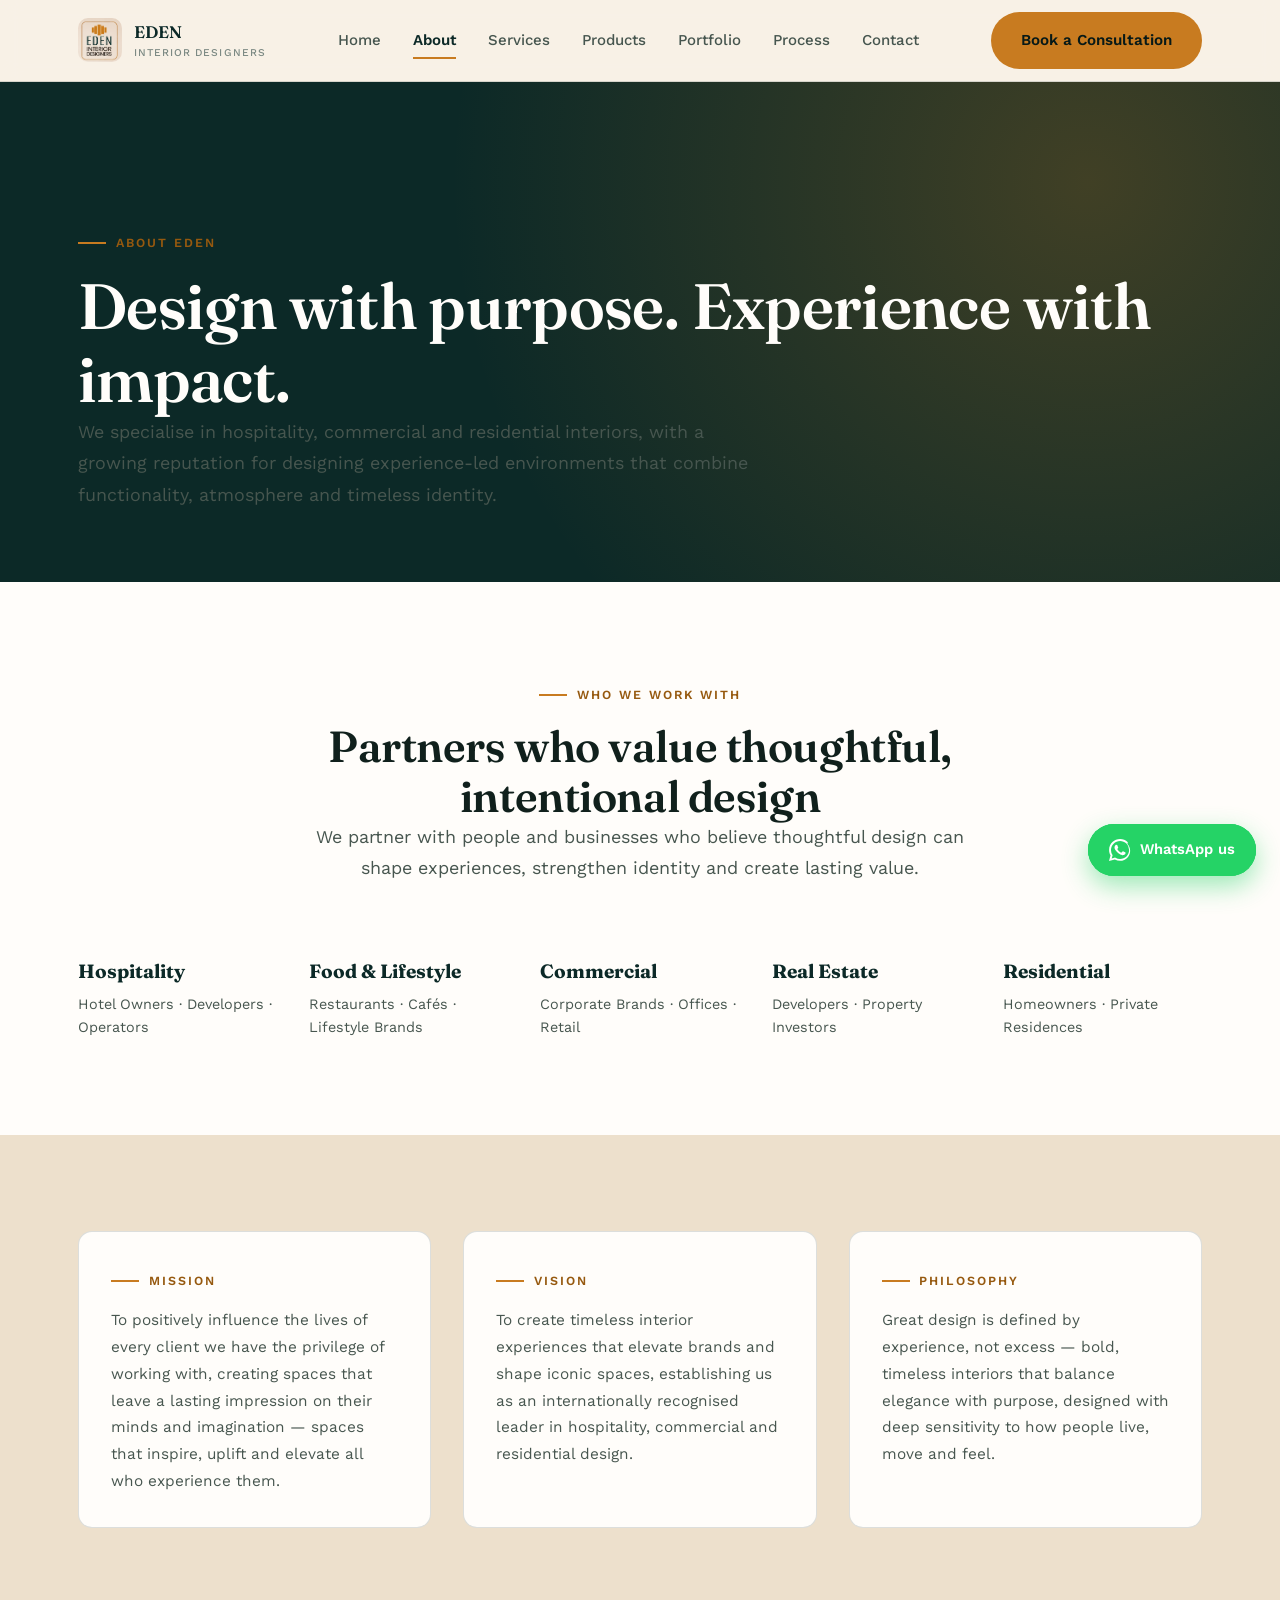
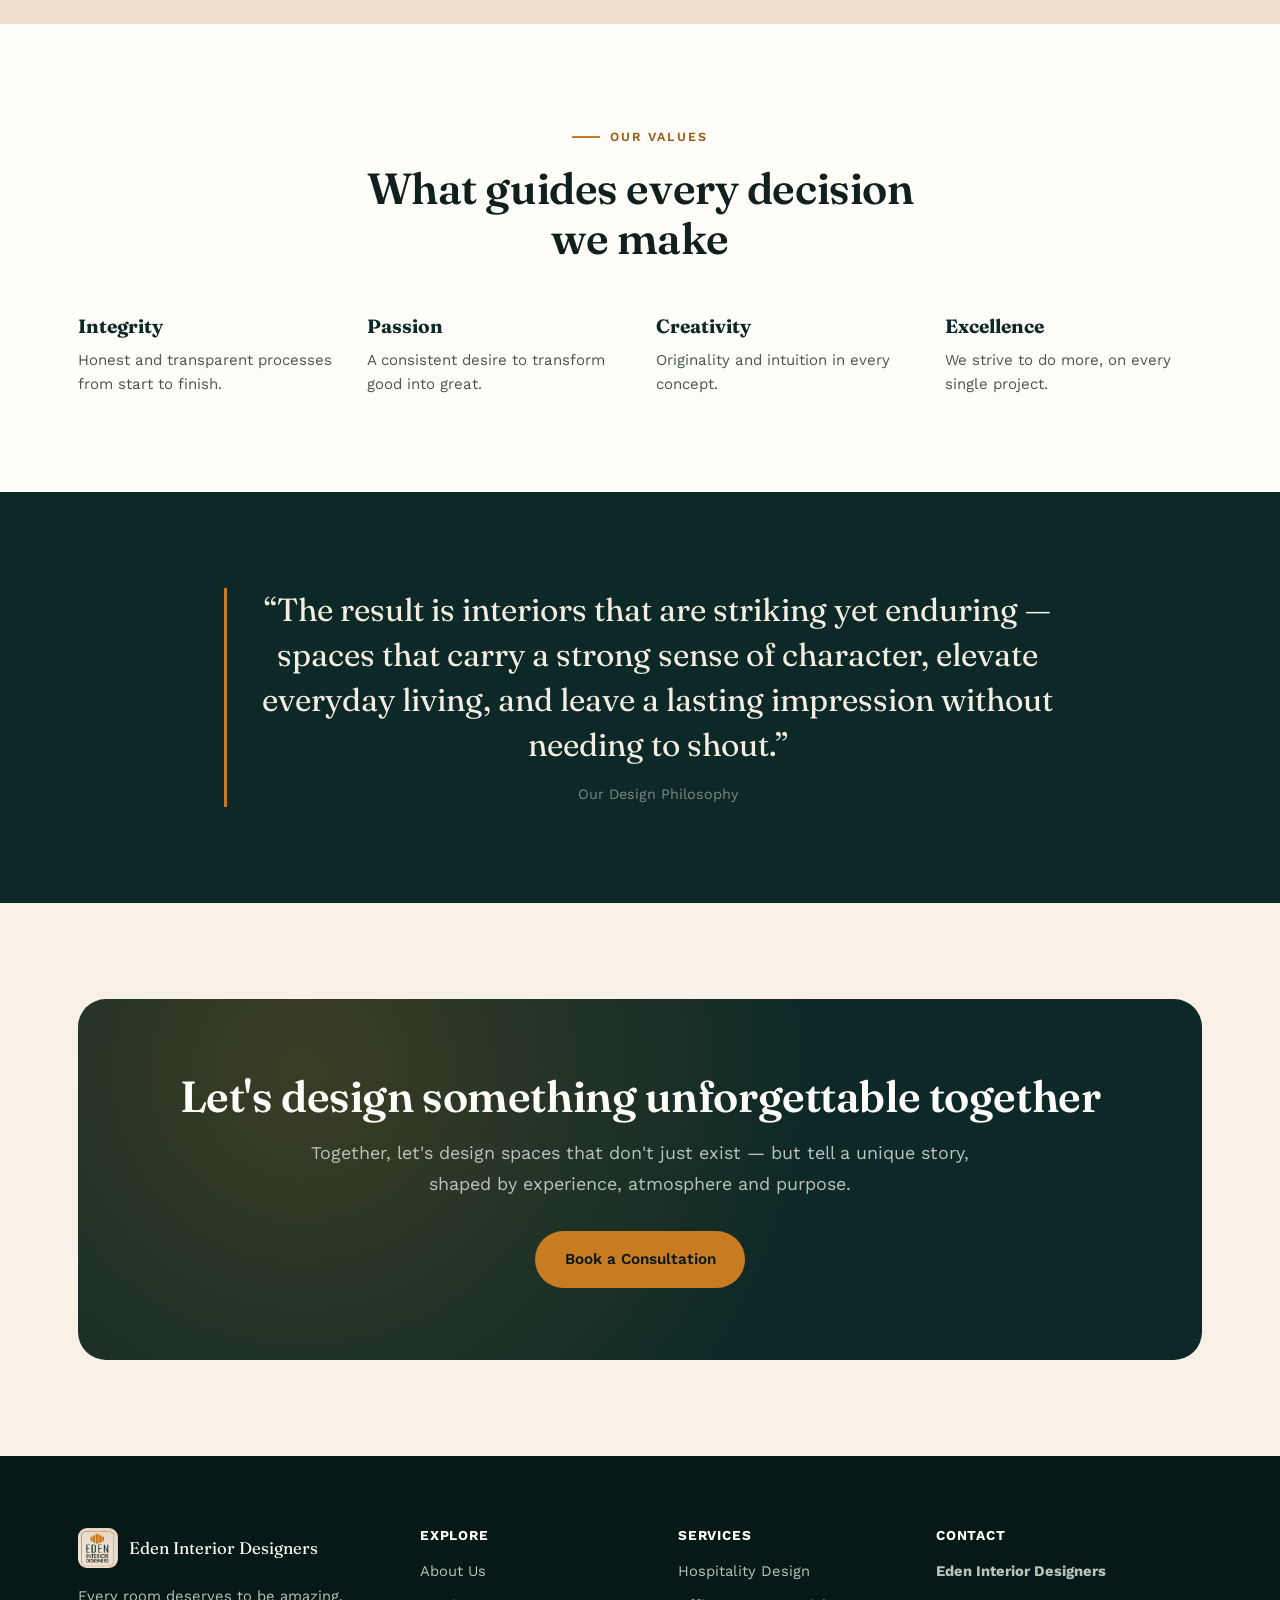
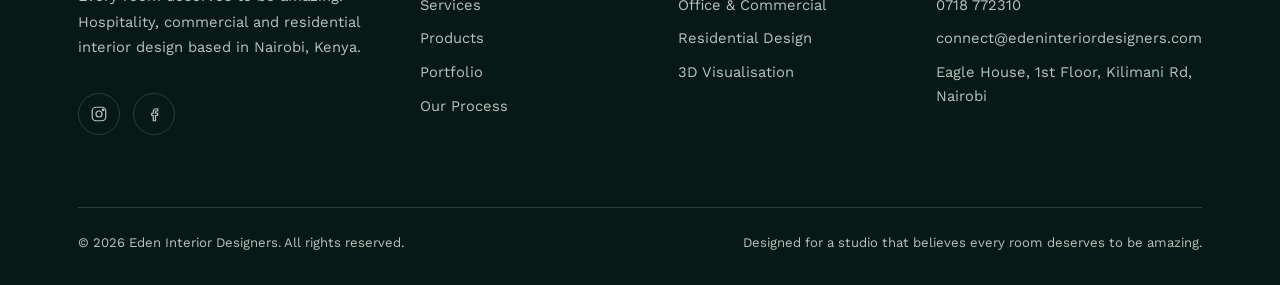
<file: about.html>
<!DOCTYPE html>
<html lang="en">
<head>
<meta charset="UTF-8">
<meta name="viewport" content="width=device-width, initial-scale=1">
<title>About Us — Eden Interior Designers</title>
<meta name="description" content="Meet Eden Interior Designers: our mission, vision, values and who we partner with across hospitality, commercial and residential design.">
<link rel="icon" href="/favicon.ico" sizes="48x48">
<link rel="icon" type="image/png" href="/assets/favicon-192.png" sizes="192x192">
<link rel="apple-touch-icon" href="/assets/favicon-192.png">
<link rel="preconnect" href="https://fonts.googleapis.com">
<link rel="preconnect" href="https://fonts.gstatic.com" crossorigin>
<link href="https://fonts.googleapis.com/css2?family=Fraunces:opsz,wght@9..144,500;9..144,600;9..144,700&family=Work+Sans:wght@400;500;600;700&display=swap" rel="stylesheet">
<link rel="stylesheet" href="css/style.css?v=2">
<link rel="canonical" href="https://edeninteriordesigners.com/about.html">
<script type="application/ld+json">
{
  "@context": "https://schema.org",
  "@type": "ProfessionalService",
  "@id": "https://edeninteriordesigners.com/#business",
  "name": "Eden Interior Designers",
  "description": "Nairobi-based hospitality, commercial and residential interior design studio.",
  "url": "https://edeninteriordesigners.com/",
  "image": "https://edeninteriordesigners.com/assets/logo.png",
  "logo": "https://edeninteriordesigners.com/assets/logo.png",
  "telephone": "+254718772310",
  "email": "connect@edeninteriordesigners.com",
  "foundingDate": "2018-08-10",
  "address": {
    "@type": "PostalAddress",
    "streetAddress": "Eagle House, 1st Floor, Kilimani Rd",
    "addressLocality": "Nairobi",
    "postalCode": "00100",
    "addressCountry": "KE"
  },
  "geo": {
    "@type": "GeoCoordinates",
    "latitude": -1.298896,
    "longitude": 36.779428
  },
  "hasMap": "https://www.google.com/maps?cid=16465784327842286354",
  "areaServed": {
    "@type": "City",
    "name": "Nairobi"
  },
  "openingHoursSpecification": [
    {
      "@type": "OpeningHoursSpecification",
      "dayOfWeek": [
        "Monday",
        "Tuesday",
        "Wednesday",
        "Thursday",
        "Friday"
      ],
      "opens": "08:00",
      "closes": "17:00"
    }
  ],
  "sameAs": [
    "https://www.instagram.com/edeninteriordesigner/",
    "https://www.facebook.com/EdenInteriorDesigners/",
    "https://www.behance.net/edeninterior",
    "https://www.google.com/maps?cid=16465784327842286354"
  ]
}
</script>
</head>
<body>
<a class="skip-link" href="#main">Skip to main content</a>

<header class="site-header is-solid">
  <div class="container header-inner">
    <a class="brand" href="index.html">
      <img src="assets/logo.png" alt="Eden Interior Designers logo" width="44" height="44">
      <span>EDEN<br><small>Interior Designers</small></span>
    </a>
    <nav class="nav-primary" aria-label="Primary">
      <a href="index.html">Home</a>
      <a href="about.html" aria-current="page">About</a>
      <a href="services.html">Services</a>
      <a href="products.html">Products</a>
      <a href="portfolio.html">Portfolio</a>
      <a href="process.html">Process</a>
      <a href="contact.html">Contact</a>
    </nav>
    <div class="header-actions">
      <a class="btn btn-primary" href="contact.html">Book a Consultation</a>
      <button class="nav-toggle" aria-label="Open menu" aria-expanded="false" aria-controls="mobile-nav">
        <span></span><span></span><span></span>
      </button>
    </div>
  </div>
</header>

<div class="mobile-nav" id="mobile-nav" hidden>
  <div class="mobile-nav-head">
    <a class="brand" href="index.html">
      <img src="assets/logo.png" alt="Eden Interior Designers logo" width="40" height="40">
    </a>
    <button class="mobile-nav-close" aria-label="Close menu">&times;</button>
  </div>
  <ul>
    <li><a href="index.html">Home</a></li>
    <li><a href="about.html">About</a></li>
    <li><a href="services.html">Services</a></li>
    <li><a href="products.html">Products</a></li>
    <li><a href="portfolio.html">Portfolio</a></li>
    <li><a href="process.html">Process</a></li>
    <li><a href="contact.html">Contact</a></li>
  </ul>
  <a class="btn btn-primary btn-block" href="contact.html">Book a Consultation</a>
</div>

<main id="main">

  <section class="page-hero">
    <div class="container">
      <span class="eyebrow">About Eden</span>
      <h1>Design with purpose. Experience with impact.</h1>
      <p class="lede">We specialise in hospitality, commercial and residential interiors, with a growing reputation for designing experience-led environments that combine functionality, atmosphere and timeless identity.</p>
    </div>
  </section>

  <section class="section section--white">
    <div class="container">
      <div class="center" style="max-width:680px;" data-reveal>
        <span class="eyebrow" style="justify-content:center;">Who We Work With</span>
        <h2>Partners who value thoughtful, intentional design</h2>
        <p class="lede center">We partner with people and businesses who believe thoughtful design can shape experiences, strengthen identity and create lasting value.</p>
      </div>
      <div class="grid grid--5" style="margin-top:var(--space-7);">
        <div class="value-card center" data-reveal>
          <b>Hospitality</b>
          <p style="color:var(--c-ink-soft);font-size:0.9rem;">Hotel Owners &middot; Developers &middot; Operators</p>
        </div>
        <div class="value-card center" data-reveal>
          <b>Food &amp; Lifestyle</b>
          <p style="color:var(--c-ink-soft);font-size:0.9rem;">Restaurants &middot; Caf&eacute;s &middot; Lifestyle Brands</p>
        </div>
        <div class="value-card center" data-reveal>
          <b>Commercial</b>
          <p style="color:var(--c-ink-soft);font-size:0.9rem;">Corporate Brands &middot; Offices &middot; Retail</p>
        </div>
        <div class="value-card center" data-reveal>
          <b>Real Estate</b>
          <p style="color:var(--c-ink-soft);font-size:0.9rem;">Developers &middot; Property Investors</p>
        </div>
        <div class="value-card center" data-reveal>
          <b>Residential</b>
          <p style="color:var(--c-ink-soft);font-size:0.9rem;">Homeowners &middot; Private Residences</p>
        </div>
      </div>
    </div>
  </section>

  <section class="section section--cream">
    <div class="container">
      <div class="grid grid--3">
        <div class="card" data-reveal>
          <span class="eyebrow">Mission</span>
          <p class="lede">To positively influence the lives of every client we have the privilege of working with, creating spaces that leave a lasting impression on their minds and imagination — spaces that inspire, uplift and elevate all who experience them.</p>
        </div>
        <div class="card" data-reveal>
          <span class="eyebrow">Vision</span>
          <p class="lede">To create timeless interior experiences that elevate brands and shape iconic spaces, establishing us as an internationally recognised leader in hospitality, commercial and residential design.</p>
        </div>
        <div class="card" data-reveal>
          <span class="eyebrow">Philosophy</span>
          <p class="lede">Great design is defined by experience, not excess — bold, timeless interiors that balance elegance with purpose, designed with deep sensitivity to how people live, move and feel.</p>
        </div>
      </div>
    </div>
  </section>

  <section class="section section--white">
    <div class="container">
      <div class="center" style="max-width:600px;" data-reveal>
        <span class="eyebrow" style="justify-content:center;">Our Values</span>
        <h2>What guides every decision we make</h2>
      </div>
      <div class="grid grid--4" style="margin-top:var(--space-6);">
        <div class="value-card" data-reveal>
          <b>Integrity</b>
          <p style="color:var(--c-ink-soft);font-size:0.94rem;">Honest and transparent processes from start to finish.</p>
        </div>
        <div class="value-card" data-reveal>
          <b>Passion</b>
          <p style="color:var(--c-ink-soft);font-size:0.94rem;">A consistent desire to transform good into great.</p>
        </div>
        <div class="value-card" data-reveal>
          <b>Creativity</b>
          <p style="color:var(--c-ink-soft);font-size:0.94rem;">Originality and intuition in every concept.</p>
        </div>
        <div class="value-card" data-reveal>
          <b>Excellence</b>
          <p style="color:var(--c-ink-soft);font-size:0.94rem;">We strive to do more, on every single project.</p>
        </div>
      </div>
    </div>
  </section>

  <section class="section section--dark">
    <div class="container">
      <div class="quote-block center" style="max-width:52rem;">
        <p>&ldquo;The result is interiors that are striking yet enduring — spaces that carry a strong sense of character, elevate everyday living, and leave a lasting impression without needing to shout.&rdquo;</p>
        <cite>Our Design Philosophy</cite>
      </div>
    </div>
  </section>

  <section class="section">
    <div class="container">
      <div class="cta-band" data-reveal>
        <h2>Let's design something unforgettable together</h2>
        <p class="lede center">Together, let's design spaces that don't just exist — but tell a unique story, shaped by experience, atmosphere and purpose.</p>
        <div class="hero-actions">
          <a class="btn btn-primary" href="contact.html">Book a Consultation</a>
        </div>
      </div>
    </div>
  </section>

</main>

<footer class="site-footer">
  <div class="container">
    <div class="footer-grid">
      <div>
        <div class="footer-brand">
          <img src="assets/logo.png" alt="" width="40" height="40">
          <span>Eden Interior Designers</span>
        </div>
        <p class="lede">Every room deserves to be amazing. Hospitality, commercial and residential interior design based in Nairobi, Kenya.</p>
        <div class="social-row">
          <a href="https://www.instagram.com/edeninteriordesigner/" aria-label="Eden Interior Designers on Instagram" target="_blank" rel="noopener">
            <svg viewBox="0 0 24 24" fill="none" stroke="currentColor" stroke-width="1.6"><rect x="3" y="3" width="18" height="18" rx="5"/><circle cx="12" cy="12" r="4"/><circle cx="17.5" cy="6.5" r="1"/></svg>
          </a>
          <a href="https://www.facebook.com/EdenInteriorDesigners/" aria-label="Eden Interior Designers on Facebook" target="_blank" rel="noopener">
            <svg viewBox="0 0 24 24" fill="none" stroke="currentColor" stroke-width="1.6"><path d="M15 8h2V5h-2a4 4 0 0 0-4 4v2H9v3h2v7h3v-7h2.5l.5-3H14V9a1 1 0 0 1 1-1z"/></svg>
          </a>
        </div>
      </div>
      <div class="footer-col">
        <h4>Explore</h4>
        <ul>
          <li><a href="about.html">About Us</a></li>
          <li><a href="services.html">Services</a></li>
          <li><a href="products.html">Products</a></li>
          <li><a href="portfolio.html">Portfolio</a></li>
          <li><a href="process.html">Our Process</a></li>
        </ul>
      </div>
      <div class="footer-col">
        <h4>Services</h4>
        <ul>
          <li><a href="services.html#hospitality">Hospitality Design</a></li>
          <li><a href="services.html#commercial">Office &amp; Commercial</a></li>
          <li><a href="services.html#residential">Residential Design</a></li>
          <li><a href="services.html#visualisation">3D Visualisation</a></li>
        </ul>
      </div>
      <div class="footer-col">
        <h4>Contact</h4>
        <ul>
          <li><span><strong>Eden Interior Designers</strong></span></li>
          <li><a href="tel:+254718772310">0718 772310</a></li>
          <li><a href="mailto:connect@edeninteriordesigners.com">connect@edeninteriordesigners.com</a></li>
          <li><span>Eagle House, 1st Floor, Kilimani Rd, Nairobi</span></li>
        </ul>
      </div>
    </div>
    <div class="footer-bottom">
      <span>&copy; <span data-year></span> Eden Interior Designers. All rights reserved.</span>
      <span>Designed for a studio that believes every room deserves to be amazing.</span>
    </div>
  </div>
</footer>

<a class="whatsapp-float" href="https://wa.me/254718772310?text=Hi%20Eden%20Interior%20Designers%2C%20I%27d%20like%20to%20find%20out%20more%20about%20your%20services." target="_blank" rel="noopener" aria-label="Chat with Eden Interior Designers on WhatsApp">
  <svg viewBox="0 0 24 24" fill="currentColor"><path d="M17.472 14.382c-.297-.149-1.758-.867-2.03-.967-.273-.099-.471-.148-.67.15-.197.297-.767.966-.94 1.164-.173.199-.347.223-.644.075-.297-.15-1.255-.463-2.39-1.475-.883-.788-1.48-1.761-1.653-2.059-.173-.297-.018-.458.13-.606.134-.133.298-.347.446-.52.149-.174.198-.298.298-.497.099-.198.05-.371-.025-.52-.075-.149-.669-1.612-.916-2.207-.242-.579-.487-.5-.669-.51-.173-.008-.371-.01-.57-.01-.198 0-.52.074-.792.372-.272.297-1.04 1.016-1.04 2.479 0 1.462 1.065 2.875 1.213 3.074.149.198 2.095 3.2 5.076 4.487.71.306 1.263.489 1.694.625.712.227 1.36.195 1.871.118.571-.085 1.758-.719 2.006-1.413.248-.694.248-1.289.173-1.413-.074-.124-.272-.198-.57-.347z"/><path d="M20.52 3.449C12.831-3.984.106 1.407.101 11.893c0 2.096.549 4.14 1.595 5.945L0 24l6.335-1.652a11.85 11.85 0 0 0 5.723 1.47h.005c9.65 0 14.531-11.665 8.06-18.339zM12.06 21.858h-.004a9.87 9.87 0 0 1-5.031-1.378l-.361-.214-3.741.981.998-3.648-.235-.374a9.86 9.86 0 0 1-1.51-5.238c.001-5.45 4.436-9.884 9.888-9.884 2.64 0 5.122 1.03 6.988 2.898a9.822 9.822 0 0 1 2.893 6.994c-.003 5.45-4.437 9.863-9.885 9.863z"/></svg>
  <span>WhatsApp us</span>
</a>

<script src="js/main.js"></script>
</body>
</html>
</file>
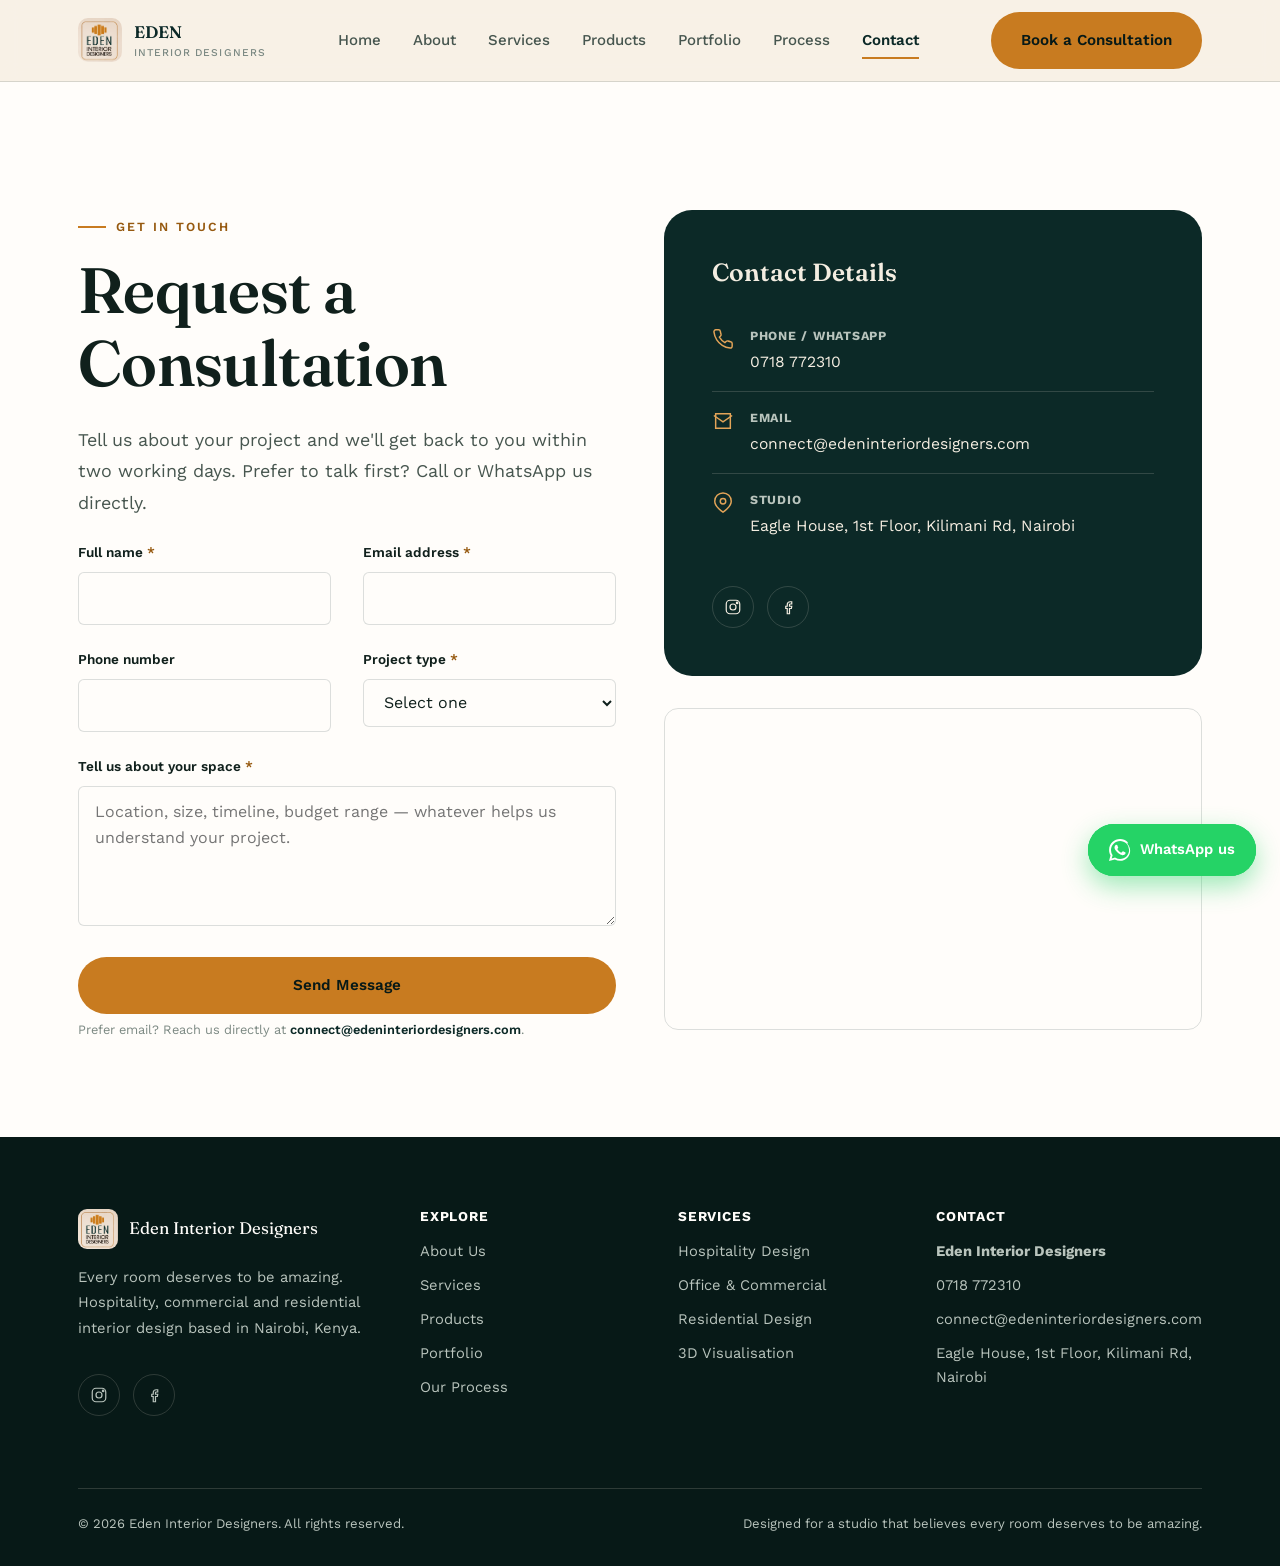
<file: contact.html>
<!DOCTYPE html>
<html lang="en">
<head>
<meta charset="UTF-8">
<meta name="viewport" content="width=device-width, initial-scale=1">
<title>Contact Us — Eden Interior Designers</title>
<meta name="description" content="Get in touch with Eden Interior Designers in Kilimani, Nairobi. Book a consultation for your hospitality, commercial or residential project.">
<link rel="icon" href="/favicon.ico" sizes="48x48">
<link rel="icon" type="image/png" href="/assets/favicon-192.png" sizes="192x192">
<link rel="apple-touch-icon" href="/assets/favicon-192.png">
<link rel="preconnect" href="https://fonts.googleapis.com">
<link rel="preconnect" href="https://fonts.gstatic.com" crossorigin>
<link href="https://fonts.googleapis.com/css2?family=Fraunces:opsz,wght@9..144,500;9..144,600;9..144,700&family=Work+Sans:wght@400;500;600;700&display=swap" rel="stylesheet">
<link rel="stylesheet" href="css/style.css?v=2">
<link rel="canonical" href="https://edeninteriordesigners.com/contact.html">
<script type="application/ld+json">
{
  "@context": "https://schema.org",
  "@type": "ProfessionalService",
  "@id": "https://edeninteriordesigners.com/#business",
  "name": "Eden Interior Designers",
  "description": "Nairobi-based hospitality, commercial and residential interior design studio.",
  "url": "https://edeninteriordesigners.com/",
  "image": "https://edeninteriordesigners.com/assets/logo.png",
  "logo": "https://edeninteriordesigners.com/assets/logo.png",
  "telephone": "+254718772310",
  "email": "connect@edeninteriordesigners.com",
  "foundingDate": "2018-08-10",
  "address": {
    "@type": "PostalAddress",
    "streetAddress": "Eagle House, 1st Floor, Kilimani Rd",
    "addressLocality": "Nairobi",
    "postalCode": "00100",
    "addressCountry": "KE"
  },
  "geo": {
    "@type": "GeoCoordinates",
    "latitude": -1.298896,
    "longitude": 36.779428
  },
  "hasMap": "https://www.google.com/maps?cid=16465784327842286354",
  "areaServed": {
    "@type": "City",
    "name": "Nairobi"
  },
  "openingHoursSpecification": [
    {
      "@type": "OpeningHoursSpecification",
      "dayOfWeek": [
        "Monday",
        "Tuesday",
        "Wednesday",
        "Thursday",
        "Friday"
      ],
      "opens": "08:00",
      "closes": "17:00"
    }
  ],
  "sameAs": [
    "https://www.instagram.com/edeninteriordesigner/",
    "https://www.facebook.com/EdenInteriorDesigners/",
    "https://www.behance.net/edeninterior",
    "https://www.google.com/maps?cid=16465784327842286354"
  ]
}
</script>
</head>
<body>
<a class="skip-link" href="#main">Skip to main content</a>

<header class="site-header is-solid">
  <div class="container header-inner">
    <a class="brand" href="index.html">
      <img src="assets/logo.png" alt="Eden Interior Designers logo" width="44" height="44">
      <span>EDEN<br><small>Interior Designers</small></span>
    </a>
    <nav class="nav-primary" aria-label="Primary">
      <a href="index.html">Home</a>
      <a href="about.html">About</a>
      <a href="services.html">Services</a>
      <a href="products.html">Products</a>
      <a href="portfolio.html">Portfolio</a>
      <a href="process.html">Process</a>
      <a href="contact.html" aria-current="page">Contact</a>
    </nav>
    <div class="header-actions">
      <a class="btn btn-primary" href="contact.html">Book a Consultation</a>
      <button class="nav-toggle" aria-label="Open menu" aria-expanded="false" aria-controls="mobile-nav">
        <span></span><span></span><span></span>
      </button>
    </div>
  </div>
</header>

<div class="mobile-nav" id="mobile-nav" hidden>
  <div class="mobile-nav-head">
    <a class="brand" href="index.html">
      <img src="assets/logo.png" alt="Eden Interior Designers logo" width="40" height="40">
    </a>
    <button class="mobile-nav-close" aria-label="Close menu">&times;</button>
  </div>
  <ul>
    <li><a href="index.html">Home</a></li>
    <li><a href="about.html">About</a></li>
    <li><a href="services.html">Services</a></li>
    <li><a href="products.html">Products</a></li>
    <li><a href="portfolio.html">Portfolio</a></li>
    <li><a href="process.html">Process</a></li>
    <li><a href="contact.html">Contact</a></li>
  </ul>
  <a class="btn btn-primary btn-block" href="contact.html">Book a Consultation</a>
</div>

<main id="main">

  <section class="section section--white" style="padding-top:var(--space-9);">
    <div class="container">
      <div class="split" style="align-items:flex-start;">

        <form data-contact-form novalidate data-reveal action="https://formsubmit.co/ajax/connect@edeninteriordesigners.com" method="POST">
          <span class="eyebrow">Get In Touch</span>
          <h1 style="margin-bottom:var(--space-4);">Request a Consultation</h1>
          <p class="lede" style="margin-bottom:var(--space-4);">Tell us about your project and we'll get back to you within two working days. Prefer to talk first? Call or WhatsApp us directly.</p>
          <div class="form-status" data-form-status tabindex="-1"></div>
          <input type="hidden" name="_subject" value="New website enquiry — Eden Interior Designers">
          <input type="hidden" name="_template" value="table">
          <input type="hidden" name="_captcha" value="false">
          <input type="text" name="_honey" tabindex="-1" autocomplete="off" style="position:absolute;left:-9999px;width:1px;height:1px;overflow:hidden;" aria-hidden="true">

          <div class="grid grid--2">
            <div class="form-field">
              <label for="name">Full name <span class="required">*</span></label>
              <input type="text" id="name" name="name" autocomplete="name" required>
              <p class="form-error">Please enter your name.</p>
            </div>
            <div class="form-field">
              <label for="email">Email address <span class="required">*</span></label>
              <input type="email" id="email" name="email" autocomplete="email" required>
              <p class="form-error">Please enter a valid email address.</p>
            </div>
          </div>

          <div class="grid grid--2">
            <div class="form-field">
              <label for="phone">Phone number</label>
              <input type="tel" id="phone" name="phone" autocomplete="tel">
            </div>
            <div class="form-field">
              <label for="project-type">Project type <span class="required">*</span></label>
              <select id="project-type" name="project-type" required>
                <option value="">Select one</option>
                <option>Hospitality</option>
                <option>Office &amp; Commercial</option>
                <option>Residential</option>
                <option>3D Visualisation</option>
                <option>Project Management</option>
                <option>Hospitality Products</option>
                <option>Other</option>
              </select>
              <p class="form-error">Please select a project type.</p>
            </div>
          </div>

          <div class="form-field">
            <label for="message">Tell us about your space <span class="required">*</span></label>
            <textarea id="message" name="message" required placeholder="Location, size, timeline, budget range — whatever helps us understand your project."></textarea>
            <p class="form-error">Please tell us a little about your project.</p>
          </div>

          <button type="submit" class="btn btn-primary btn-block" data-submit-btn>Send Message</button>
          <p class="form-hint">Prefer email? Reach us directly at <a href="mailto:connect@edeninteriordesigners.com" style="color:var(--c-green);font-weight:600;">connect@edeninteriordesigners.com</a>.</p>
        </form>

        <div data-reveal>
          <div class="contact-card">
            <h3>Contact Details</h3>
            <div class="contact-row">
              <svg class="ic" viewBox="0 0 24 24" fill="none" stroke="currentColor" stroke-width="1.6"><path d="M22 16.92v3a2 2 0 0 1-2.18 2 19.79 19.79 0 0 1-8.63-3.07 19.5 19.5 0 0 1-6-6 19.79 19.79 0 0 1-3.07-8.67A2 2 0 0 1 4.11 2h3a2 2 0 0 1 2 1.72c.127.96.361 1.903.7 2.81a2 2 0 0 1-.45 2.11L8.09 9.91a16 16 0 0 0 6 6l1.27-1.27a2 2 0 0 1 2.11-.45c.907.339 1.85.573 2.81.7A2 2 0 0 1 22 16.92z"/></svg>
              <div><b>Phone / WhatsApp</b><a href="tel:+254718772310" class="val">0718 772310</a></div>
            </div>
            <div class="contact-row">
              <svg class="ic" viewBox="0 0 24 24" fill="none" stroke="currentColor" stroke-width="1.6"><path d="M4 4h16v16H4z"/><path d="M22 6l-10 7L2 6"/></svg>
              <div><b>Email</b><a href="mailto:connect@edeninteriordesigners.com" class="val">connect@edeninteriordesigners.com</a></div>
            </div>
            <div class="contact-row">
              <svg class="ic" viewBox="0 0 24 24" fill="none" stroke="currentColor" stroke-width="1.6"><path d="M21 10c0 6-9 12-9 12s-9-6-9-12a9 9 0 0 1 18 0z"/><circle cx="12" cy="10" r="3"/></svg>
              <div><b>Studio</b><span class="val">Eagle House, 1st Floor, Kilimani Rd, Nairobi</span></div>
            </div>
            <div class="social-row">
              <a href="https://www.instagram.com/edeninteriordesigner/" aria-label="Eden Interior Designers on Instagram" target="_blank" rel="noopener">
                <svg viewBox="0 0 24 24" fill="none" stroke="currentColor" stroke-width="1.6"><rect x="3" y="3" width="18" height="18" rx="5"/><circle cx="12" cy="12" r="4"/><circle cx="17.5" cy="6.5" r="1"/></svg>
              </a>
              <a href="https://www.facebook.com/EdenInteriorDesigners/" aria-label="Eden Interior Designers on Facebook" target="_blank" rel="noopener">
                <svg viewBox="0 0 24 24" fill="none" stroke="currentColor" stroke-width="1.6"><path d="M15 8h2V5h-2a4 4 0 0 0-4 4v2H9v3h2v7h3v-7h2.5l.5-3H14V9a1 1 0 0 1 1-1z"/></svg>
              </a>
            </div>
          </div>

          <div class="map-embed" style="margin-top:var(--space-5);">
            <iframe title="Eden Interior Designers on Google Maps" src="https://www.google.com/maps/embed?pb=!1m18!1m12!1m3!1d3988.793121709629!2d36.779427999999996!3d-1.2988960000000003!2m3!1f0!2f0!3f0!3m2!1i1024!2i768!4f13.1!3m3!1m2!1s0x182f759a2e85bd8b%3A0xe482379b513bcb12!2sEden%20Interior%20Designers!5e0!3m2!1sen!2ske!4v1791449080693!5m2!1sen!2ske" allowfullscreen loading="lazy" referrerpolicy="strict-origin-when-cross-origin"></iframe>
          </div>
        </div>

      </div>
    </div>
  </section>

</main>

<footer class="site-footer">
  <div class="container">
    <div class="footer-grid">
      <div>
        <div class="footer-brand">
          <img src="assets/logo.png" alt="" width="40" height="40">
          <span>Eden Interior Designers</span>
        </div>
        <p class="lede">Every room deserves to be amazing. Hospitality, commercial and residential interior design based in Nairobi, Kenya.</p>
        <div class="social-row">
          <a href="https://www.instagram.com/edeninteriordesigner/" aria-label="Eden Interior Designers on Instagram" target="_blank" rel="noopener">
            <svg viewBox="0 0 24 24" fill="none" stroke="currentColor" stroke-width="1.6"><rect x="3" y="3" width="18" height="18" rx="5"/><circle cx="12" cy="12" r="4"/><circle cx="17.5" cy="6.5" r="1"/></svg>
          </a>
          <a href="https://www.facebook.com/EdenInteriorDesigners/" aria-label="Eden Interior Designers on Facebook" target="_blank" rel="noopener">
            <svg viewBox="0 0 24 24" fill="none" stroke="currentColor" stroke-width="1.6"><path d="M15 8h2V5h-2a4 4 0 0 0-4 4v2H9v3h2v7h3v-7h2.5l.5-3H14V9a1 1 0 0 1 1-1z"/></svg>
          </a>
        </div>
      </div>
      <div class="footer-col">
        <h4>Explore</h4>
        <ul>
          <li><a href="about.html">About Us</a></li>
          <li><a href="services.html">Services</a></li>
          <li><a href="products.html">Products</a></li>
          <li><a href="portfolio.html">Portfolio</a></li>
          <li><a href="process.html">Our Process</a></li>
        </ul>
      </div>
      <div class="footer-col">
        <h4>Services</h4>
        <ul>
          <li><a href="services.html#hospitality">Hospitality Design</a></li>
          <li><a href="services.html#commercial">Office &amp; Commercial</a></li>
          <li><a href="services.html#residential">Residential Design</a></li>
          <li><a href="services.html#visualisation">3D Visualisation</a></li>
        </ul>
      </div>
      <div class="footer-col">
        <h4>Contact</h4>
        <ul>
          <li><span><strong>Eden Interior Designers</strong></span></li>
          <li><a href="tel:+254718772310">0718 772310</a></li>
          <li><a href="mailto:connect@edeninteriordesigners.com">connect@edeninteriordesigners.com</a></li>
          <li><span>Eagle House, 1st Floor, Kilimani Rd, Nairobi</span></li>
        </ul>
      </div>
    </div>
    <div class="footer-bottom">
      <span>&copy; <span data-year></span> Eden Interior Designers. All rights reserved.</span>
      <span>Designed for a studio that believes every room deserves to be amazing.</span>
    </div>
  </div>
</footer>

<a class="whatsapp-float" href="https://wa.me/254718772310?text=Hi%20Eden%20Interior%20Designers%2C%20I%27d%20like%20to%20find%20out%20more%20about%20your%20services." target="_blank" rel="noopener" aria-label="Chat with Eden Interior Designers on WhatsApp">
  <svg viewBox="0 0 24 24" fill="currentColor"><path d="M17.472 14.382c-.297-.149-1.758-.867-2.03-.967-.273-.099-.471-.148-.67.15-.197.297-.767.966-.94 1.164-.173.199-.347.223-.644.075-.297-.15-1.255-.463-2.39-1.475-.883-.788-1.48-1.761-1.653-2.059-.173-.297-.018-.458.13-.606.134-.133.298-.347.446-.52.149-.174.198-.298.298-.497.099-.198.05-.371-.025-.52-.075-.149-.669-1.612-.916-2.207-.242-.579-.487-.5-.669-.51-.173-.008-.371-.01-.57-.01-.198 0-.52.074-.792.372-.272.297-1.04 1.016-1.04 2.479 0 1.462 1.065 2.875 1.213 3.074.149.198 2.095 3.2 5.076 4.487.71.306 1.263.489 1.694.625.712.227 1.36.195 1.871.118.571-.085 1.758-.719 2.006-1.413.248-.694.248-1.289.173-1.413-.074-.124-.272-.198-.57-.347z"/><path d="M20.52 3.449C12.831-3.984.106 1.407.101 11.893c0 2.096.549 4.14 1.595 5.945L0 24l6.335-1.652a11.85 11.85 0 0 0 5.723 1.47h.005c9.65 0 14.531-11.665 8.06-18.339zM12.06 21.858h-.004a9.87 9.87 0 0 1-5.031-1.378l-.361-.214-3.741.981.998-3.648-.235-.374a9.86 9.86 0 0 1-1.51-5.238c.001-5.45 4.436-9.884 9.888-9.884 2.64 0 5.122 1.03 6.988 2.898a9.822 9.822 0 0 1 2.893 6.994c-.003 5.45-4.437 9.863-9.885 9.863z"/></svg>
  <span>WhatsApp us</span>
</a>

<script src="js/main.js?v=3"></script>
</body>
</html>
</file>
<file: css/style.css>
/* =========================================================
   Eden Interior Designers — Design Tokens & Base Styles
   Brand colors sampled directly from assets/logo.png
   ========================================================= */

:root {
  /* Brand core */
  --c-green: #0c2927;
  --c-green-dark: #071917;
  --c-green-soft: #16403c;
  --c-gold: #c87b20;
  --c-gold-light: #e3a458;
  --c-gold-dark: #96590f;
  --c-cream: #f8f1e7;
  --c-cream-deep: #ede0cc;
  --c-white: #fffdfa;

  /* Text */
  --c-ink: #10201c;
  --c-ink-soft: #47564f;
  --c-ink-faint: #7c8983;
  --c-on-dark: #f4ede1;
  --c-on-dark-soft: #b9c4bd;

  /* Structural */
  --c-border: rgba(12, 41, 39, 0.14);
  --c-border-dark: rgba(244, 237, 225, 0.16);
  --c-shadow: rgba(16, 32, 28, 0.14);

  /* Type */
  --font-display: "Fraunces", "Iowan Old Style", Georgia, serif;
  --font-body: "Work Sans", -apple-system, "Segoe UI", sans-serif;

  /* Spacing scale (8pt rhythm) */
  --space-1: 0.5rem;
  --space-2: 0.75rem;
  --space-3: 1rem;
  --space-4: 1.5rem;
  --space-5: 2rem;
  --space-6: 3rem;
  --space-7: 4.5rem;
  --space-8: 6rem;
  --space-9: 8rem;

  /* Motion */
  --ease-standard: cubic-bezier(0.22, 1, 0.36, 1);
  --dur-fast: 180ms;
  --dur-base: 320ms;
  --dur-slow: 560ms;

  --radius-sm: 6px;
  --radius-md: 14px;
  --radius-lg: 28px;
  --container: 1220px;
}

@media (prefers-reduced-motion: reduce) {
  :root {
    --dur-fast: 0ms;
    --dur-base: 0ms;
    --dur-slow: 0ms;
  }
}

/* ---------- Reset ---------- */
*, *::before, *::after { box-sizing: border-box; }
html { scroll-behavior: smooth; }
@media (prefers-reduced-motion: reduce) {
  html { scroll-behavior: auto; }
}
body {
  margin: 0;
  min-height: 100dvh;
  background: var(--c-cream);
  color: var(--c-ink);
  font-family: var(--font-body);
  font-size: 16px;
  line-height: 1.6;
  -webkit-font-smoothing: antialiased;
}
img { max-width: 100%; display: block; }
a { color: inherit; text-decoration: none; }
ul { margin: 0; padding: 0; list-style: none; }
button { font: inherit; cursor: pointer; }
input, textarea, select { font: inherit; }
h1, h2, h3, h4 { font-family: var(--font-display); color: var(--c-ink); line-height: 1.15; margin: 0; font-weight: 600; }
p { margin: 0; }

:focus-visible {
  outline: 3px solid var(--c-gold-dark);
  outline-offset: 3px;
  border-radius: 2px;
}

.skip-link {
  position: absolute;
  left: -999px;
  top: auto;
  background: var(--c-green);
  color: var(--c-on-dark);
  padding: 0.9rem 1.4rem;
  z-index: 1000;
  border-radius: 0 0 var(--radius-sm) 0;
}
.skip-link:focus {
  left: 0;
  top: 0;
}

/* ---------- Layout helpers ---------- */
.container {
  width: 100%;
  max-width: var(--container);
  margin-inline: auto;
  padding-inline: var(--space-4);
}
@media (min-width: 768px) {
  .container { padding-inline: var(--space-6); }
}

.section { padding-block: var(--space-8); }
.section--tight { padding-block: var(--space-6); }
.section--cream { background: var(--c-cream-deep); }
.section--dark { background: var(--c-green); color: var(--c-on-dark); }
.section--dark h1, .section--dark h2, .section--dark h3 { color: var(--c-on-dark); }
.section--white { background: var(--c-white); }

.eyebrow {
  display: inline-flex;
  align-items: center;
  gap: 0.6rem;
  font-family: var(--font-body);
  font-size: 0.78rem;
  font-weight: 600;
  letter-spacing: 0.16em;
  text-transform: uppercase;
  color: var(--c-gold-dark);
  margin-bottom: var(--space-3);
}
.section--dark .eyebrow,
.section--tint .eyebrow { color: var(--c-gold-light); }
.eyebrow::before {
  content: "";
  width: 28px;
  height: 2px;
  background: var(--c-gold);
  display: inline-block;
}

h1 { font-size: clamp(2.4rem, 5vw, 4.2rem); letter-spacing: -0.01em; }
h2 { font-size: clamp(1.9rem, 3.4vw, 2.75rem); letter-spacing: -0.01em; }
h3 { font-size: clamp(1.25rem, 2vw, 1.55rem); }
.lede {
  font-size: clamp(1.05rem, 1.4vw, 1.2rem);
  color: var(--c-ink-soft);
  max-width: 62ch;
  line-height: 1.75;
}
.section--dark .lede { color: var(--c-on-dark-soft); }

.center { text-align: center; margin-inline: auto; }

.grid { display: grid; gap: var(--space-5); min-width: 0; }
.grid > * { min-width: 0; }
@media (min-width: 640px) { .grid--2 { grid-template-columns: repeat(2, 1fr); } }
@media (min-width: 900px) {
  .grid--3 { grid-template-columns: repeat(3, 1fr); }
  .grid--4 { grid-template-columns: repeat(4, 1fr); }
  .grid--5 { grid-template-columns: repeat(5, 1fr); }
}

/* ---------- Buttons ---------- */
.btn {
  display: inline-flex;
  align-items: center;
  justify-content: center;
  gap: 0.6rem;
  padding: 0.95rem 1.8rem;
  border-radius: 999px;
  font-weight: 600;
  font-size: 0.95rem;
  border: 1.5px solid transparent;
  transition: transform var(--dur-fast) var(--ease-standard),
    background var(--dur-fast) var(--ease-standard),
    color var(--dur-fast) var(--ease-standard),
    border-color var(--dur-fast) var(--ease-standard);
  min-height: 48px;
  white-space: nowrap;
}
.btn:active { transform: scale(0.97); }
.btn-primary { background: var(--c-gold); color: var(--c-green-dark); }
.btn-primary:hover { background: var(--c-gold-light); }
.btn-ghost-light { border-color: rgba(244, 237, 225, 0.55); color: var(--c-on-dark); }
.btn-ghost-light:hover { background: rgba(244, 237, 225, 0.12); border-color: var(--c-on-dark); }
.btn-ghost-dark { border-color: var(--c-green); color: var(--c-green); }
.btn-ghost-dark:hover { background: var(--c-green); color: var(--c-on-dark); }
.btn-outline-gold { border-color: var(--c-gold); color: var(--c-gold-dark); }
.btn-outline-gold:hover { background: var(--c-gold); color: var(--c-green-dark); }
.btn-block { width: 100%; }

/* ---------- Header ---------- */
.site-header {
  position: sticky;
  top: 0;
  z-index: 500;
  width: 100%;
  background: rgba(248, 241, 231, 0.92);
  backdrop-filter: blur(10px);
  border-bottom: 1px solid transparent;
  transition: background var(--dur-base) var(--ease-standard), border-color var(--dur-base) var(--ease-standard);
}
.site-header.is-scrolled,
.site-header.is-solid {
  border-bottom-color: var(--c-border);
}
.header-inner {
  display: flex;
  align-items: center;
  justify-content: space-between;
  padding-block: var(--space-2);
  gap: var(--space-4);
}
.brand {
  display: flex;
  align-items: center;
  gap: 0.75rem;
  font-family: var(--font-display);
  font-weight: 600;
  font-size: 1.05rem;
  color: var(--c-green);
}
.brand img { width: 44px; height: 44px; border-radius: 10px; }
.brand small { display: block; font-family: var(--font-body); font-weight: 500; font-size: 0.65rem; letter-spacing: 0.1em; text-transform: uppercase; color: var(--c-ink-faint); }

.nav-primary { display: none; }
@media (min-width: 960px) {
  .nav-primary {
    display: flex;
    align-items: center;
    gap: var(--space-5);
  }
  .nav-primary a {
    font-size: 0.94rem;
    font-weight: 500;
    color: var(--c-ink-soft);
    position: relative;
    padding-block: 0.3rem;
  }
  .nav-primary a::after {
    content: "";
    position: absolute;
    left: 0;
    bottom: -2px;
    width: 0;
    height: 2px;
    background: var(--c-gold);
    transition: width var(--dur-base) var(--ease-standard);
  }
  .nav-primary a:hover::after,
  .nav-primary a[aria-current="page"]::after { width: 100%; }
  .nav-primary a[aria-current="page"] { color: var(--c-green); font-weight: 600; }
}

.header-actions { display: flex; align-items: center; gap: var(--space-3); }
.header-actions .btn { display: none; }
@media (min-width: 640px) { .header-actions .btn { display: inline-flex; } }
.nav-toggle {
  display: inline-flex;
  align-items: center;
  justify-content: center;
  width: 48px;
  height: 48px;
  border: 1.5px solid var(--c-border);
  border-radius: var(--radius-sm);
  background: transparent;
}
@media (min-width: 960px) { .nav-toggle { display: none; } }
.nav-toggle { flex-direction: column; gap: 5px; }
.nav-toggle span {
  display: block;
  width: 20px;
  height: 2px;
  background: var(--c-ink);
  transition: all var(--dur-fast) var(--ease-standard);
}

.mobile-nav {
  position: fixed;
  inset: 0;
  background: var(--c-cream);
  z-index: 600;
  display: flex;
  flex-direction: column;
  padding: var(--space-4);
  transform: translateX(100%);
  transition: transform var(--dur-base) var(--ease-standard);
}
.mobile-nav.is-open { transform: translateX(0); }
.mobile-nav-head { display: flex; justify-content: space-between; align-items: center; margin-bottom: var(--space-6); }
.mobile-nav-close {
  width: 48px; height: 48px;
  border: 1.5px solid var(--c-border);
  border-radius: var(--radius-sm);
  background: none;
  font-size: 1.4rem;
  color: var(--c-ink);
}
.mobile-nav ul { display: flex; flex-direction: column; gap: var(--space-2); }
.mobile-nav a {
  font-family: var(--font-display);
  font-size: 1.9rem;
  padding-block: var(--space-2);
  border-bottom: 1px solid var(--c-border);
  display: block;
}
.mobile-nav .btn { margin-top: var(--space-5); }
@media (min-width: 960px) { .mobile-nav { display: none; } }

/* ---------- Hero ---------- */
.hero {
  position: relative;
  min-height: 88vh;
  min-height: 88dvh;
  display: flex;
  align-items: flex-end;
  color: var(--c-on-dark);
  overflow: hidden;
}
.hero-media {
  position: absolute;
  inset: 0;
  z-index: 0;
}
.hero-media img, .hero-media video { width: 100%; height: 100%; object-fit: cover; }
.hero-media::after {
  content: "";
  position: absolute;
  inset: 0;
  background: linear-gradient(180deg, rgba(7, 25, 23, 0.35) 0%, rgba(7, 25, 23, 0.55) 55%, rgba(7, 25, 23, 0.9) 100%);
}
.hero-content {
  position: relative;
  z-index: 1;
  padding-block: var(--space-8) var(--space-7);
  max-width: 880px;
}
.hero-tag {
  display: inline-flex;
  align-items: center;
  gap: 0.6rem;
  background: rgba(248, 241, 231, 0.12);
  border: 1px solid rgba(248, 241, 231, 0.3);
  padding: 0.5rem 1rem;
  border-radius: 999px;
  font-size: 0.82rem;
  letter-spacing: 0.06em;
  margin-bottom: var(--space-4);
}
.hero-content h1 { color: var(--c-white); margin-bottom: var(--space-4); }
.hero-content .lede { color: var(--c-on-dark-soft); margin-bottom: var(--space-5); }
.hero-actions { display: flex; flex-wrap: wrap; gap: var(--space-3); }

.page-hero {
  position: relative;
  padding-block: calc(var(--space-8) + 3rem) var(--space-7);
  color: var(--c-on-dark);
  background: var(--c-green);
  overflow: hidden;
}
.page-hero::before {
  content: "";
  position: absolute;
  inset: 0;
  background: radial-gradient(circle at 85% 20%, rgba(200, 123, 32, 0.28), transparent 55%);
}
.page-hero .container { position: relative; }
.page-hero h1, .page-hero h2 { color: var(--c-white); }

/* ---------- Stats ---------- */
.stats-row {
  display: grid;
  grid-template-columns: repeat(2, minmax(0, 1fr));
  gap: var(--space-5);
  margin-top: var(--space-6);
}
@media (min-width: 720px) { .stats-row { grid-template-columns: repeat(4, 1fr); } }
.stat b {
  display: block;
  font-family: var(--font-display);
  font-size: clamp(2rem, 3.4vw, 2.8rem);
  color: var(--c-gold);
  font-weight: 600;
}
.stat span { color: var(--c-ink-soft); font-size: 0.92rem; }
.section--dark .stat span { color: var(--c-on-dark-soft); }

/* ---------- Quote ---------- */
.quote-block {
  border-left: 3px solid var(--c-gold);
  padding-left: var(--space-5);
  max-width: 46rem;
}
.quote-block p {
  font-family: var(--font-display);
  font-size: clamp(1.4rem, 2.6vw, 2rem);
  line-height: 1.4;
  color: var(--c-ink);
}
.section--dark .quote-block p { color: var(--c-on-dark); }
.quote-block cite { display: block; margin-top: var(--space-3); font-style: normal; color: var(--c-ink-faint); font-size: 0.9rem; }

/* ---------- Cards ---------- */
.card {
  background: var(--c-white);
  border-radius: var(--radius-md);
  border: 1px solid var(--c-border);
  padding: var(--space-5);
  transition: transform var(--dur-base) var(--ease-standard), box-shadow var(--dur-base) var(--ease-standard);
}
.card:hover { transform: translateY(-4px); box-shadow: 0 20px 40px -20px var(--c-shadow); }
.card-icon {
  width: 52px; height: 52px;
  border-radius: var(--radius-sm);
  background: var(--c-cream-deep);
  color: var(--c-gold-dark);
  display: flex; align-items: center; justify-content: center;
  margin-bottom: var(--space-4);
}
.card-icon svg { width: 26px; height: 26px; }
.card h3 { margin-bottom: var(--space-2); }
.card p { color: var(--c-ink-soft); font-size: 0.96rem; }
.card-link {
  display: inline-flex; align-items: center; gap: 0.4rem;
  margin-top: var(--space-3); font-weight: 600; font-size: 0.9rem; color: var(--c-green);
}
.card-link svg { width: 16px; height: 16px; transition: transform var(--dur-fast) var(--ease-standard); }
.card-link:hover svg { transform: translateX(3px); }

.value-card { text-align: left; }
.value-card b { display: block; font-family: var(--font-display); font-size: 1.2rem; margin-bottom: 0.4rem; color: var(--c-green); }
.section--dark .value-card b { color: var(--c-gold-light); }

/* ---------- Team ---------- */
.team-card { text-align: center; }
.avatar {
  width: 92px; height: 92px;
  border-radius: 50%;
  margin-inline: auto;
  display: block;
  object-fit: cover;
  font-family: var(--font-display);
  font-size: 1.6rem;
  color: var(--c-white);
  background: linear-gradient(145deg, var(--c-green-soft), var(--c-green-dark));
  margin-bottom: var(--space-3);
  border: 3px solid var(--c-cream-deep);
}
.team-card h3 { font-size: 1.1rem; margin-bottom: 0.2rem; }
.team-card span { color: var(--c-gold-dark); font-size: 0.85rem; font-weight: 600; letter-spacing: 0.03em; }

/* ---------- Process ---------- */
.process-steps {
  display: grid;
  gap: var(--space-5);
  counter-reset: step;
}
@media (min-width: 900px) { .process-steps { grid-template-columns: repeat(4, 1fr); } }
.process-step { position: relative; padding-top: var(--space-4); border-top: 2px solid var(--c-border); }
.section--dark .process-step { border-top-color: var(--c-border-dark); }
.process-step .num {
  font-family: var(--font-display);
  font-size: 2.6rem;
  color: var(--c-gold);
  display: block;
  margin-bottom: var(--space-2);
  line-height: 1;
}
.process-step h3 { margin-bottom: var(--space-2); }
.process-step p { color: var(--c-ink-soft); font-size: 0.95rem; }
.section--dark .process-step p { color: var(--c-on-dark-soft); }

/* ---------- Product Catalog ---------- */
.product-grid {
  display: grid;
  grid-template-columns: repeat(2, minmax(0, 1fr));
  gap: var(--space-4);
}
@media (min-width: 640px) { .product-grid { grid-template-columns: repeat(3, minmax(0, 1fr)); } }
@media (min-width: 1024px) { .product-grid { grid-template-columns: repeat(4, minmax(0, 1fr)); } }
.product-tile {
  display: block;
  text-align: center;
  cursor: pointer;
}
.product-tile-media {
  position: relative;
  aspect-ratio: 1 / 1;
  border-radius: var(--radius-md);
  overflow: hidden;
  background: var(--c-cream-deep);
  margin-bottom: var(--space-2);
}
.product-tile-media img {
  width: 100%;
  height: 100%;
  object-fit: cover;
  transition: transform var(--dur-slow) var(--ease-standard);
}
.product-tile:hover .product-tile-media img,
.product-tile:focus-visible .product-tile-media img { transform: scale(1.06); }
.product-cta {
  position: absolute;
  inset-inline: 0;
  bottom: 0;
  padding: var(--space-2) var(--space-1);
  background: linear-gradient(0deg, rgba(7, 25, 23, 0.82), transparent);
  color: var(--c-on-dark);
  font-size: 0.76rem;
  font-weight: 700;
  letter-spacing: 0.02em;
  text-align: center;
  opacity: 0;
  transform: translateY(8px);
  transition: all var(--dur-base) var(--ease-standard);
}
.product-tile:hover .product-cta,
.product-tile:focus-visible .product-cta { opacity: 1; transform: none; }
.product-tile > span {
  display: block;
  font-size: 0.92rem;
  font-weight: 600;
  color: var(--c-ink);
}
.section--dark .product-tile > span { color: var(--c-on-dark); }

/* ---------- Process Timeline ---------- */
.process-timeline { margin-top: var(--space-7); }
.process-track-labels {
  display: flex;
  justify-content: space-between;
  gap: var(--space-4);
  max-width: 340px;
  margin: 0 auto var(--space-5);
  font-size: 0.72rem;
  font-weight: 700;
  letter-spacing: 0.1em;
  text-transform: uppercase;
  color: var(--c-gold-light);
  white-space: nowrap;
}
.process-track-labels span:last-child { color: var(--c-on-dark-soft); }
.process-phases {
  display: flex;
  justify-content: space-between;
  gap: var(--space-4);
  position: relative;
}
.process-phase {
  flex: 1;
  min-width: 0;
  display: flex;
  flex-direction: column;
  align-items: center;
  text-align: center;
  position: relative;
  z-index: 1;
}
.process-phase-top {
  min-height: 150px;
  width: 100%;
  display: flex;
  flex-direction: column;
  justify-content: flex-end;
  margin-bottom: var(--space-3);
}
.process-phase-top b {
  display: block;
  font-family: var(--font-display);
  font-size: 1.05rem;
  color: var(--c-white);
  margin-bottom: 0.6rem;
}
.process-phase-top ul { text-align: left; }
.process-phase-top li {
  font-size: 0.76rem;
  line-height: 1.5;
  color: var(--c-on-dark-soft);
  padding-left: 0.9rem;
  position: relative;
}
.process-phase-top li::before {
  content: "";
  position: absolute;
  left: 0;
  top: 0.55em;
  width: 4px;
  height: 4px;
  border-radius: 50%;
  background: var(--c-gold);
}
.process-phase-node {
  width: 16px;
  height: 16px;
  border-radius: 50%;
  background: var(--c-gold);
  border: 3px solid var(--c-green);
  box-shadow: 0 0 0 2px var(--c-gold);
  flex-shrink: 0;
}
.process-phase-bottom {
  margin-top: var(--space-3);
  font-size: 0.8rem;
  line-height: 1.5;
  color: var(--c-on-dark-soft);
  max-width: 190px;
}
@media (max-width: 899px) {
  .process-track-labels { display: none; }
  .process-phases {
    flex-direction: column;
    gap: var(--space-6);
    padding-left: var(--space-5);
  }
  .process-phases::before {
    content: "";
    position: absolute;
    left: 7px;
    top: 0;
    bottom: 0;
    width: 2px;
    background: var(--c-border-dark);
    z-index: 0;
  }
  .process-phase {
    flex-direction: column;
    align-items: flex-start;
    text-align: left;
    position: relative;
  }
  .process-phase-node { position: absolute; left: calc(-1 * var(--space-5)); top: 0.3rem; }
  .process-phase-top { min-height: 0; margin-bottom: var(--space-2); }
  .process-phase-bottom { margin-top: 0; max-width: none; }
}

/* ---------- Gallery / Portfolio ---------- */
.filter-bar {
  display: flex;
  flex-wrap: wrap;
  gap: 0.6rem;
  margin-bottom: var(--space-6);
}
.filter-btn {
  padding: 0.6rem 1.2rem;
  border-radius: 999px;
  border: 1.5px solid var(--c-border);
  background: var(--c-white);
  color: var(--c-ink-soft);
  font-size: 0.88rem;
  font-weight: 600;
  transition: all var(--dur-fast) var(--ease-standard);
}
.filter-btn:hover { border-color: var(--c-gold); }
.filter-btn.is-active { background: var(--c-green); color: var(--c-on-dark); border-color: var(--c-green); }

.gallery-grid {
  display: grid;
  grid-template-columns: repeat(2, minmax(0, 1fr));
  gap: var(--space-3);
}
@media (min-width: 720px) { .gallery-grid { grid-template-columns: repeat(3, minmax(0, 1fr)); gap: var(--space-4); } }
.gallery-item {
  position: relative;
  border-radius: var(--radius-md);
  overflow: hidden;
  aspect-ratio: 4 / 5;
  background: var(--c-cream-deep);
  transition: opacity var(--dur-base) var(--ease-standard), transform var(--dur-base) var(--ease-standard);
}
.gallery-item.is-hidden { display: none; }
.gallery-item img {
  width: 100%; height: 100%; object-fit: cover;
  transition: transform var(--dur-slow) var(--ease-standard);
}
.gallery-item:hover img { transform: scale(1.06); }
.gallery-caption {
  position: absolute; inset-inline: 0; bottom: 0;
  padding: var(--space-3);
  background: linear-gradient(0deg, rgba(7,25,23,0.82), transparent);
  color: var(--c-on-dark);
  opacity: 0;
  transform: translateY(8px);
  transition: all var(--dur-base) var(--ease-standard);
}
.gallery-item:hover .gallery-caption,
.gallery-item:focus-within .gallery-caption { opacity: 1; transform: translateY(0); }
.gallery-caption b { display: block; font-size: 0.95rem; }
.gallery-caption span { font-size: 0.78rem; color: var(--c-on-dark-soft); }

/* ---------- Before / After ---------- */
.ba-slider {
  position: relative;
  aspect-ratio: 16 / 10;
  border-radius: var(--radius-lg);
  overflow: hidden;
  user-select: none;
  box-shadow: 0 30px 60px -30px var(--c-shadow);
}
.ba-slider img { width: 100%; height: 100%; object-fit: cover; position: absolute; inset: 0; }
.ba-after-wrap { position: absolute; inset: 0; overflow: hidden; width: 50%; }
.ba-after-wrap img { width: var(--ba-img-w, 100%); max-width: none; }
.ba-label { position: absolute; top: var(--space-3); padding: 0.4rem 0.9rem; border-radius: 999px; font-size: 0.78rem; font-weight: 700; letter-spacing: 0.05em; text-transform: uppercase; background: rgba(7,25,23,0.65); color: var(--c-on-dark); z-index: 3; }
.ba-label--before { left: var(--space-3); }
.ba-label--after { right: var(--space-3); }
.ba-handle {
  position: absolute;
  top: 0; bottom: 0;
  left: 50%;
  width: 3px;
  background: var(--c-white);
  transform: translateX(-50%);
  z-index: 4;
  cursor: ew-resize;
}
.ba-handle-btn {
  position: absolute;
  top: 50%; left: 50%;
  width: 48px; height: 48px;
  border-radius: 50%;
  background: var(--c-white);
  color: var(--c-green);
  display: flex; align-items: center; justify-content: center;
  transform: translate(-50%, -50%);
  box-shadow: 0 10px 25px -8px rgba(0,0,0,0.4);
  border: none;
}
.ba-handle-btn svg { width: 20px; height: 20px; }

/* ---------- Testimonial / Story ---------- */
.story-card {
  background: var(--c-white);
  border: 1px solid var(--c-border);
  border-radius: var(--radius-md);
  padding: var(--space-5);
}
.story-card p { color: var(--c-ink-soft); font-size: 0.98rem; margin-bottom: var(--space-3); }
.story-meta { display: flex; align-items: center; gap: 0.8rem; }
.story-meta .avatar { width: 44px; height: 44px; font-size: 1rem; margin: 0; }
.story-meta b { font-size: 0.92rem; display: block; }
.story-meta span { font-size: 0.8rem; color: var(--c-ink-faint); }

/* ---------- Forms ---------- */
.form-field { margin-bottom: var(--space-4); }
.form-field label {
  display: block;
  font-size: 0.85rem;
  font-weight: 600;
  margin-bottom: 0.5rem;
  color: var(--c-ink);
}
.form-field .required { color: var(--c-gold-dark); }
.form-field input,
.form-field select,
.form-field textarea {
  width: 100%;
  min-height: 48px;
  padding: 0.8rem 1rem;
  border-radius: var(--radius-sm);
  border: 1.5px solid var(--c-border);
  background: var(--c-white);
  color: var(--c-ink);
}
.form-field textarea { min-height: 140px; resize: vertical; }
.form-field input:focus, .form-field select:focus, .form-field textarea:focus { border-color: var(--c-gold); }
.form-hint { font-size: 0.8rem; color: var(--c-ink-faint); margin-top: 0.4rem; }
.form-error {
  font-size: 0.8rem;
  color: #a3341d;
  margin-top: 0.4rem;
  display: none;
}
.form-field.has-error input,
.form-field.has-error select,
.form-field.has-error textarea { border-color: #a3341d; }
.form-field.has-error .form-error { display: block; }
.form-status {
  border-radius: var(--radius-sm);
  padding: var(--space-3) var(--space-4);
  margin-bottom: var(--space-4);
  display: none;
  font-size: 0.92rem;
}
.form-status.is-success { display: block; background: rgba(12, 41, 39, 0.08); color: var(--c-green); border: 1px solid rgba(12,41,39,0.2); }
.form-status.is-error { display: block; background: rgba(163, 52, 29, 0.08); color: #a3341d; border: 1px solid rgba(163,52,29,0.25); }
.form-status.is-info { display: block; background: rgba(200, 123, 32, 0.1); color: var(--c-gold-dark); border: 1px solid rgba(200, 123, 32, 0.3); }

.contact-card {
  background: var(--c-green);
  color: var(--c-on-dark);
  border-radius: var(--radius-lg);
  padding: var(--space-6);
}
.contact-card h3 { color: var(--c-on-dark); margin-bottom: var(--space-4); }
.contact-row { display: flex; gap: var(--space-3); padding-block: var(--space-3); border-top: 1px solid var(--c-border-dark); }
.contact-row:first-of-type { border-top: none; }
.contact-row .ic { width: 22px; height: 22px; color: var(--c-gold-light); flex-shrink: 0; margin-top: 2px; }
.contact-row b { display: block; font-size: 0.78rem; text-transform: uppercase; letter-spacing: 0.06em; color: var(--c-on-dark-soft); margin-bottom: 0.2rem; }
.contact-row a, .contact-row span.val { font-size: 0.98rem; }
.social-row { display: flex; gap: 0.8rem; margin-top: var(--space-5); }
.social-row a {
  width: 42px; height: 42px;
  border-radius: 50%;
  border: 1px solid var(--c-border-dark);
  display: flex; align-items: center; justify-content: center;
}
.social-row a svg { width: 18px; height: 18px; }
.social-row a:hover { background: var(--c-gold); border-color: var(--c-gold); color: var(--c-green-dark); }

.map-embed { border-radius: var(--radius-md); overflow: hidden; border: 1px solid var(--c-border); }
.map-embed iframe { width: 100%; height: 320px; border: 0; display: block; }

/* ---------- CTA band ---------- */
.cta-band {
  background: var(--c-green);
  color: var(--c-on-dark);
  border-radius: var(--radius-lg);
  padding: var(--space-7) var(--space-5);
  text-align: center;
  position: relative;
  overflow: hidden;
}
.cta-band::before {
  content: "";
  position: absolute; inset: 0;
  background: radial-gradient(circle at 20% 20%, rgba(200,123,32,0.25), transparent 55%);
}
.cta-band > * { position: relative; }
.cta-band h2 { color: var(--c-white); margin-bottom: var(--space-3); }
.cta-band .lede { color: var(--c-on-dark-soft); margin-inline: auto; margin-bottom: var(--space-5); }
.cta-band .hero-actions { justify-content: center; }

/* ---------- Footer ---------- */
.site-footer { background: var(--c-green-dark); color: var(--c-on-dark-soft); padding-block: var(--space-7) var(--space-5); }
.footer-grid { display: grid; gap: var(--space-6); }
@media (min-width: 860px) { .footer-grid { grid-template-columns: 1.4fr 1fr 1fr 1.2fr; } }
.footer-brand { display: flex; align-items: center; gap: 0.7rem; margin-bottom: var(--space-3); }
.footer-brand img { width: 40px; height: 40px; border-radius: 9px; }
.footer-brand span { font-family: var(--font-display); color: var(--c-white); font-size: 1.05rem; }
.site-footer p.lede { color: var(--c-on-dark-soft); font-size: 0.92rem; max-width: 32ch; }
.footer-col h4 { color: var(--c-white); font-size: 0.85rem; letter-spacing: 0.06em; text-transform: uppercase; margin-bottom: var(--space-3); font-family: var(--font-body); font-weight: 700; }
.footer-col li { margin-bottom: 0.65rem; font-size: 0.92rem; }
.footer-col a:hover { color: var(--c-gold-light); }
.footer-bottom {
  display: flex; flex-wrap: wrap; gap: var(--space-3);
  justify-content: space-between; align-items: center;
  margin-top: var(--space-7);
  padding-top: var(--space-4);
  border-top: 1px solid var(--c-border-dark);
  font-size: 0.82rem;
}

/* ---------- WhatsApp float button ---------- */
.whatsapp-float {
  position: fixed;
  right: var(--space-4);
  bottom: var(--space-4);
  z-index: 450;
  display: inline-flex;
  align-items: center;
  gap: 0.6rem;
  background: #25D366;
  color: #fff;
  padding: 0.9rem 1.3rem;
  border-radius: 999px;
  font-family: var(--font-body);
  font-weight: 600;
  font-size: 0.92rem;
  text-decoration: none;
  box-shadow: 0 10px 26px rgba(37, 211, 102, 0.45);
  transition: transform var(--dur-fast) var(--ease-standard), box-shadow var(--dur-fast) var(--ease-standard);
}
.whatsapp-float:hover { transform: translateY(-2px); box-shadow: 0 14px 32px rgba(37, 211, 102, 0.55); }
.whatsapp-float svg { width: 22px; height: 22px; flex-shrink: 0; position: relative; z-index: 1; animation: whatsapp-wiggle 3.2s ease-in-out infinite; }
.whatsapp-float::before,
.whatsapp-float::after {
  content: "";
  position: absolute;
  inset: 0;
  border-radius: 999px;
  background: #25D366;
  z-index: -1;
  animation: whatsapp-pulse 2.4s ease-out infinite;
}
.whatsapp-float::after { animation-delay: 1.2s; }
@keyframes whatsapp-pulse {
  0% { transform: scale(1); opacity: 0.55; }
  100% { transform: scale(1.55); opacity: 0; }
}
@keyframes whatsapp-wiggle {
  0%, 76%, 100% { transform: rotate(0deg); }
  80% { transform: rotate(-12deg); }
  84% { transform: rotate(10deg); }
  88% { transform: rotate(-8deg); }
  92% { transform: rotate(4deg); }
  96% { transform: rotate(0deg); }
}
@media (prefers-reduced-motion: reduce) {
  .whatsapp-float::before, .whatsapp-float::after, .whatsapp-float svg { animation: none; }
}
@media (max-width: 480px) {
  .whatsapp-float { padding: 0.85rem; }
  .whatsapp-float span { display: none; }
}

/* ---------- Reveal-on-scroll ---------- */
[data-reveal] {
  opacity: 0;
  transform: translateY(24px);
  transition: opacity var(--dur-slow) var(--ease-standard), transform var(--dur-slow) var(--ease-standard);
}
[data-reveal].is-visible { opacity: 1; transform: none; }
@media (prefers-reduced-motion: reduce) {
  [data-reveal] { opacity: 1; transform: none; transition: none; }
}

/* ---------- Misc ---------- */
.split {
  display: grid;
  gap: var(--space-6);
  align-items: center;
  min-width: 0;
}
.split > * { min-width: 0; }
@media (min-width: 900px) { .split { grid-template-columns: 1fr 1fr; } }
.split.reverse { direction: rtl; }
.split.reverse > * { direction: ltr; }
.split-media { border-radius: var(--radius-lg); overflow: hidden; aspect-ratio: 4/3; }
.split-media img { width: 100%; height: 100%; object-fit: cover; }
.tag-list { display: flex; flex-wrap: wrap; gap: 0.6rem; margin-top: var(--space-4); }
.tag-list li {
  font-size: 0.85rem;
  padding: 0.5rem 0.9rem;
  border-radius: 999px;
  background: var(--c-white);
  border: 1px solid var(--c-border);
  color: var(--c-ink-soft);
}
.section--dark .tag-list li { background: rgba(244,237,225,0.1); color: var(--c-on-dark-soft); }

.check-list li {
  display: flex;
  gap: 0.7rem;
  padding-block: 0.5rem;
  font-size: 0.96rem;
  color: var(--c-ink-soft);
}
.section--dark .check-list li { color: var(--c-on-dark-soft); }
.check-list svg { width: 18px; height: 18px; color: var(--c-gold); flex-shrink: 0; margin-top: 3px; }

.placeholder-note {
  font-size: 0.78rem;
  color: var(--c-ink-faint);
  text-align: center;
  margin-top: var(--space-3);
}

/* SEO: homepage H1 carries the keyword + city in the hero tag; the slogan keeps the headline look */
.hero-content h1.hero-tag { font-family: inherit; font-weight: inherit; line-height: inherit; color: inherit; }
.hero-content .hero-title { font-family: var(--font-display); font-size: clamp(2.4rem, 5vw, 4.2rem); letter-spacing: -0.01em; line-height: 1.15; font-weight: 600; color: var(--c-white); margin: 0 0 var(--space-4); }
</file>
